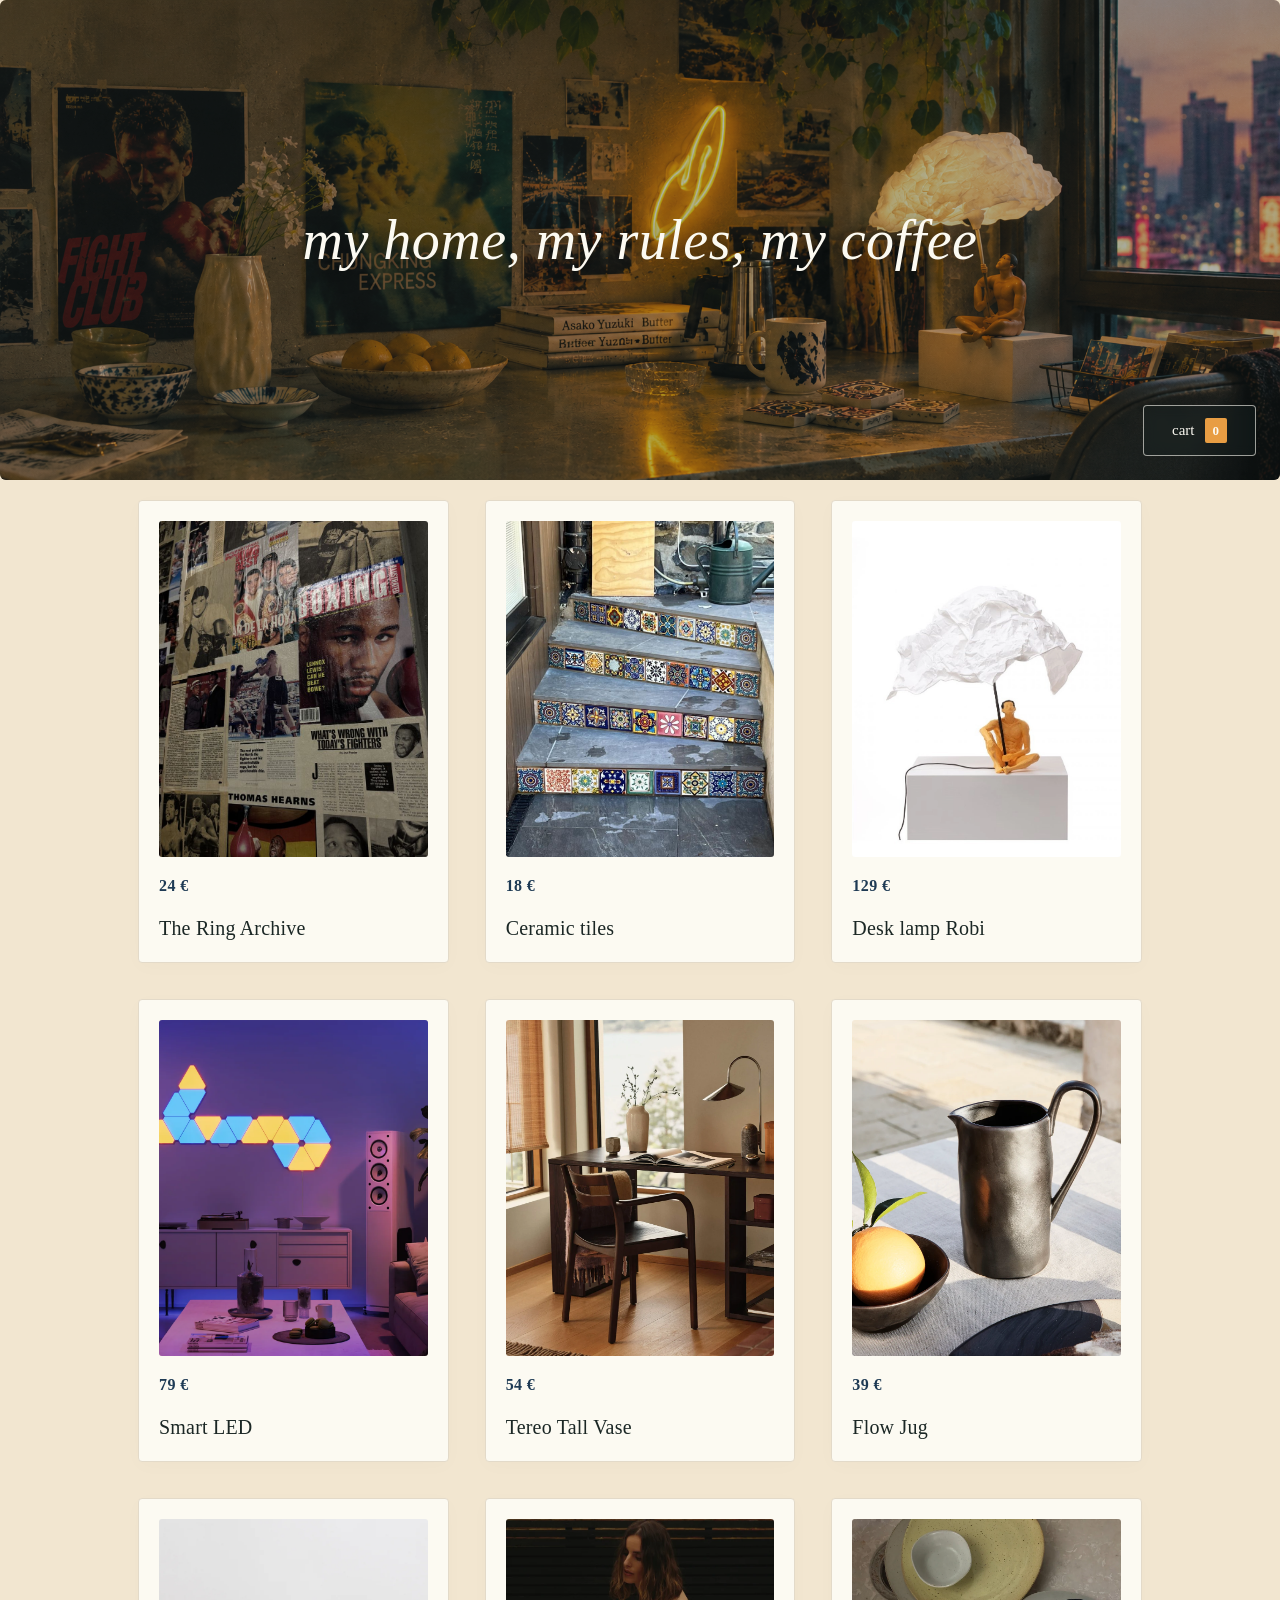
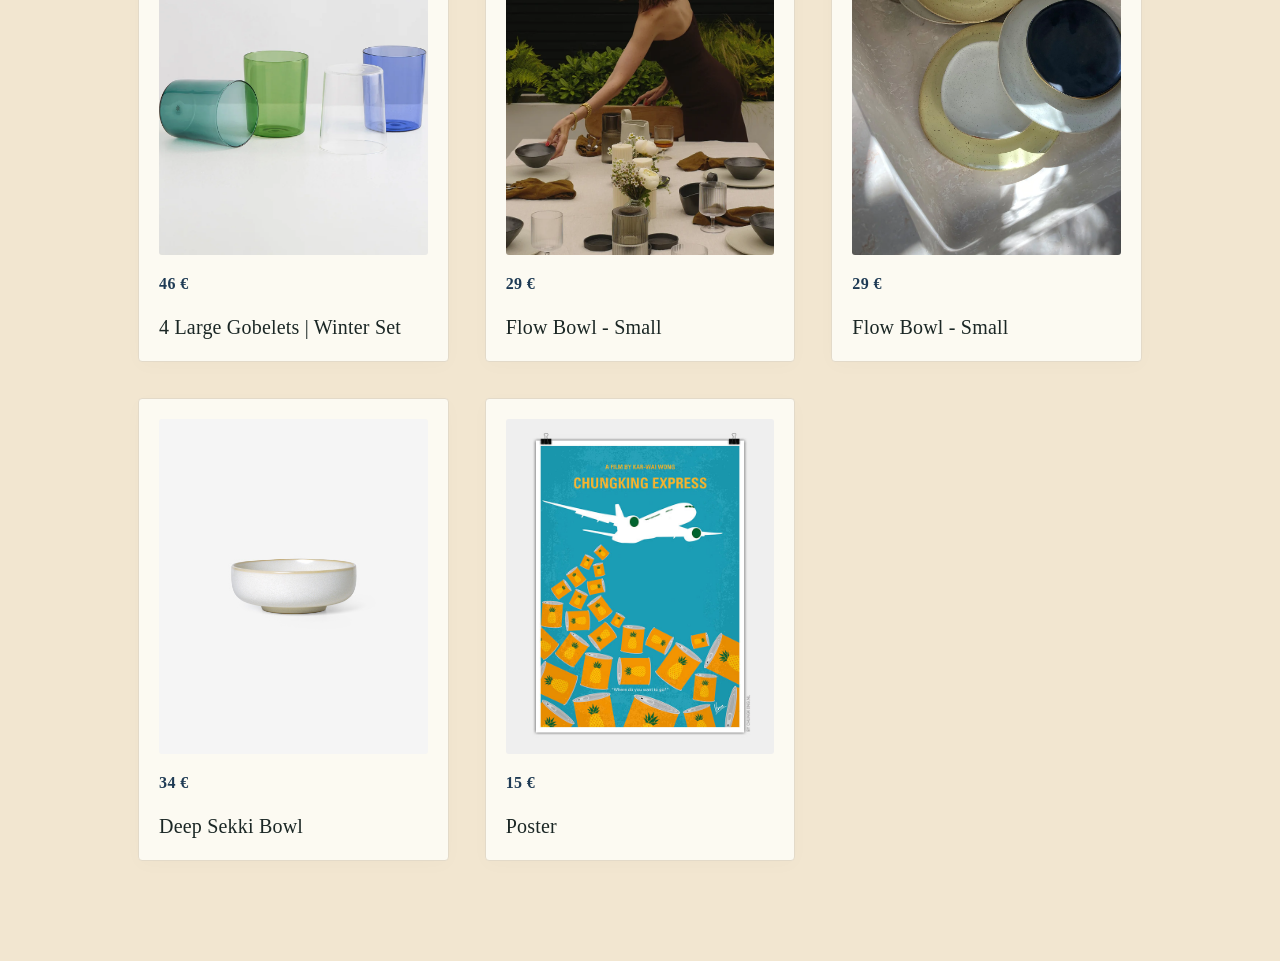
<file: index.html>
<!DOCTYPE html>
<html lang="en">

<head>
    <meta charset="UTF-8">
    <meta name="viewport" content="width=device-width, initial-scale=1.0">
    <title>my home, my rules, my coffee</title>
    <link rel="icon" href="images/favicon.ico" type="image/png">
    <link rel="stylesheet" href="css/style.css">
</head>

<body>
    <header class="hero">
        <button class="header_CartButton" type="button" id="openCartButton">
            cart <span class="header_CartCount" id="CartCount">0</span>
        </button>
        <h1 class="HeroTitle">my home, my rules, my coffee</h1>
    </header>
    <main class="catalog">
        <article class="card" DataID="1" DataTitle="The Ring Archive" DataPrice="24">
            <img class="CardImage" src="images/the_ring_archive.jpg" alt="The Ring Archive">
            <p class="CardPrice">24 €</p>
            <h3>The Ring Archive</h3>
            <dialog id="1">
                <img class="DialogImage" src="images/the_ring_archive.jpg" alt="The Ring Archive">
                <h3>The Ring Archive</h3>
                <div class="DialogPrice">24 €</div>
                <p>A set of 12 large‑format matte sheets with newspaper‑style graphics.</p>
                <button class="DialogAdd" type="button">add to cart</button>
            </dialog>
        </article>
        <article class="card" DataID="2" DataTitle="Ceramic tiles" DataPrice="18">
            <img class="CardImage" src="images/ceramic_tiles.jpg" alt="Ceramic tiles">
            <p class="CardPrice">18 €</p>
            <h3>Ceramic tiles</h3>
            <dialog id="2">
                <img class="DialogImage" src="images/ceramic_tiles.jpg" alt="Ceramic tiles">
                <h3>Ceramic tiles</h3>
                <div class="DialogPrice">18 €</div>
                <p>Ceramic tiles with traditional ethnic patterns in terracotta, azure, and coffee shades.</p>
                <button class="DialogAdd" type="button">add to cart</button>
            </dialog>
        </article>
        <article class="card" DataID="3" DataTitle="Desk lamp Robi" DataPrice="129">
            <img class="CardImage" src="images/desk_lamp_Robi.webp" alt="Desk lamp Robi">
            <p class="CardPrice">129 €</p>
            <h3>Desk lamp Robi</h3>
            <dialog id="3">
                <img class="DialogImage" src="images/desk_lamp_Robi.webp" alt="Desk lamp Robi">
                <h3>Desk lamp Robi</h3>
                <div class="DialogPrice">129 €</div>
                <!-- https://seletti.ru/product/nastolnaya-lampa-robi-09020 -->
                <p>Personal reflections, doubts, and hesitations inherent in human nature become tangible and real. The
                    light from the lamp creates a bright aura around the body’s outline, so perfect that it seems alive.
                </p>
                <button class="DialogAdd" type="button">add to cart</button>
            </dialog>
        </article>
        <article class="card" DataID="4" DataTitle="Smart LED" DataPrice="79">
            <img class="CardImage" src="images/smart_LED.webp" alt="Smart LED">
            <p class="CardPrice">79 €</p>
            <h3>Smart LED</h3>
            <dialog id="4">
                <img class="DialogImage" src="images/smart_LED.webp" alt="Smart LED">
                <h3>Smart LED</h3>
                <div class="DialogPrice">79 €</div>
                <!-- https://store.yeelight.com/blogs/everything-about-lights/android-central-yeelight-now-makes-nanoleaf-style-led-light-panels-and-theyre-just-99 -->
                <p>Transform your space into a living cinematic scene with these modular Smart LED Light Panels.
                    Designed for complete creative control, these interlocking panels easily affix to your wall in any
                    custom configuration.</p>
                <button class="DialogAdd" type="button">add to cart</button>
            </dialog>
        </article>
        <article class="card" DataID="5" DataTitle="Tereo Tall Vase" DataPrice="54">
            <img class="CardImage" src="images/tereo_tall_vase_2.webp" alt="Tereo Tall Vase">
            <p class="CardPrice">54 €</p>
            <h3>Tereo Tall Vase</h3>
            <dialog id="5">
                <img class="DialogImage" src="images/tereo_tall_vase_2.webp" alt="Tereo Tall Vase">
                <h3>Tereo Tall Vase</h3>
                <div class="DialogPrice">54 €</div>
                <!-- https://fermliving.com/products/tereo-tall-vase-h27-off-white-speckle -->
                <p>The Tereo Vase is made from ceramic with hand-shaped openings edged with a texture that recalls torn
                    paper. Drawn from the principles of Ikebana, it is designed to hold individual stems in deliberate
                    compositions.</p>
                <button class="DialogAdd" type="button">add to cart</button>
            </dialog>
        </article>
        <article class="card" DataID="6" DataTitle="Flow Jug" DataPrice="39">
            <img class="CardImage" src="images/flow_jug.webp" alt="Flow Jug">
            <p class="CardPrice">39 €</p>
            <h3>Flow Jug</h3>
            <dialog id="6">
                <img class="DialogImage" src="images/flow_jug.webp" alt="Flow Jug">
                <h3>Flow Jug</h3>
                <div class="DialogPrice">39 €</div>
                <!-- https://fermliving.com/products/flow-jug-black -->
                <p>Flow is a series of perfectly imperfect tableware made to modern sensibilities using traditional
                    craftsmanship techniques. All the items are detailed with a semi-matte glaze for a unique
                    expression.</p>
                <button class="DialogAdd" type="button">add to cart</button>
            </dialog>
        </article>
        <article class="card" DataID="7" DataTitle="4 Large Gobelets" DataPrice="46">
            <img class="CardImage" src="images/4_Large_Gobelets_Winter_Set.webp" alt="4 Large Gobelets | Winter Set">
            <p class="CardPrice">46 €</p>
            <h3>4 Large Gobelets | Winter Set</h3>
            <dialog id="7">
                <img class="DialogImage" src="images/4_Large_Gobelets_Winter_Set.webp"
                    alt="4 Large Gobelets | Winter Set">
                <h3>4 Large Gobelets | Winter Set</h3>
                <div class="DialogPrice">46 €</div>
                <!-- https://www.maisonbalzac.com/products/4-gobelets -->
                <p>These four drinking tumblers are each hand crafted from a mix of teal, azure, green and clear
                    borosilicate glass. A timeless design for everyday and special occasions.</p>
                <button class="DialogAdd" type="button">add to cart</button>
            </dialog>
        </article>
        <article class="card" DataID="8" DataTitle="Flow Black Bowl - Small" DataPrice="29">
            <img class="CardImage" src="images/flow_black_bowl_small_2.webp" alt="Flow Black Bowl - Small">
            <p class="CardPrice">29 €</p>
            <h3>Flow Bowl - Small</h3>
            <dialog id="8">
                <img class="DialogImage" src="images/flow_black_bowl_small_2.webp" alt="Flow Black Bowl - Small">
                <h3>Flow Bowl - Small</h3> <!--Black-->
                <div class="DialogPrice">29 €</div>
                <!-- https://fermliving.com/products/flow-bowl-black-small -->
                <p>Flow is a series of perfectly imperfect tableware made to modern sensibilities using traditional
                    craftsmanship techniques. All the items are detailed with a semi-matte glaze for a unique
                    expression.</p>
                <button class="DialogAdd" type="button">add to cart</button>
            </dialog>
        </article>
        <article class="card" DataID="9" DataTitle="Flow White Bowl - Small" DataPrice="29">
            <img class="CardImage" src="images/flow_white_bowl_small_2.webp" alt="Flow White Bowl - Small">
            <p class="CardPrice">29 €</p>
            <h3>Flow Bowl - Small</h3>
            <dialog id="9">
                <img class="DialogImage" src="images/flow_white_bowl_small_2.webp" alt="Flow White Bowl - Small">
                <h3>Flow Bowl - Small</h3> <!--White-->
                <div class="DialogPrice">29 €</div>
                <!-- https://fermliving.com/products/flow-bowl-off-white-speckle-small -->
                <p>Flow is a series of perfectly imperfect tableware made to modern sensibilities using traditional
                    craftsmanship techniques. All the items are glazed to achieve a unique expression.</p>
                <button class="DialogAdd" type="button">add to cart</button>
            </dialog>
        </article>
        <article class="card" DataID="10" DataTitle="Deep Sekki Bowl" DataPrice="34">
            <img class="CardImage" src="images/deep_sekki_bowl.jpg" alt="Deep Sekki Bowl">
            <p class="CardPrice">34 €</p>
            <h3>Deep Sekki Bowl</h3>
            <dialog id="10">
                <img class="DialogImage" src="images/deep_sekki_bowl.jpg" alt="Deep Sekki Bowl">
                <h3>Deep Sekki Bowl</h3>
                <div class="DialogPrice">34 €</div>
                <!-- https://lab-des.com/catalog/chashi-i-miski/tarelka-glubokaya-sekki-bowl/ -->
                <p>The deep Ferm Living Sekki Bowl reinterprets the design of traditional Japanese ceramic tableware.
                    The simple, rounded shape of the bowl makes it a versatile item suitable for both everyday and
                    festive table settings.</p>
                <button class="DialogAdd" type="button">add to cart</button>
            </dialog>
        </article>
        <article class="card" DataID="11" DataTitle="Poster" DataPrice="15">
            <img class="CardImage" src="images/poster.jpg" alt="Poster">
            <p class="CardPrice">15 €</p>
            <h3>Poster</h3>
            <dialog id="11">
                <img class="DialogImage" src="images/poster.jpg" alt="Poster">
                <h3>Poster</h3>
                <div class="DialogPrice">15 €</div>
                <!-- https://www.chungkong.nl/no835-chungking-express-minimal-movie-poster/ -->
                <p>Two melancholy Hong Kong policemen fall in love: one with a mysterious female underworld figure, the
                    other with a beautiful and ethereal server at a late-night restaurant he frequents.</p>
                <button class="DialogAdd" type="button">add to cart</button>
            </dialog>
        </article>
    </main>
    <dialog class="cart" id="CartDialog">
        <h2 class="CartTitle">cart</h2>
        <ul class="CartList" id="CartList"></ul>
        <p class="CartTotal">total: <strong id="CartTotal">0</strong> €</p>
        <div class="CartActions">
            <button type="button" class="button button--primary" id="checkoutButton">make an order</button>
            <button type="button" class="button" id="closeCartButton">close</button>
        </div>
    </dialog>
    <dialog class="order" id="OrderDialog">
        <form class="OrderForm" id="OrderForm" novalidate>
            <label class="OrderField">
                <span>name</span>
                <input type="text" name="firstName" required>
            </label>
            <label class="OrderField">
                <span>surname</span>
                <input type="text" name="lastName" required>
            </label>
            <label class="OrderField">
                <span>delivery address</span>
                <input type="text" name="address" required>
            </label>
            <label class="OrderField">
                <span>contact phone</span>
                <input type="tel" name="phone" required>
            </label>
            <div class="OrderActions">
                <button type="submit" class="button button--primary">make an order</button>
                <button type="button" class="button" id="cancelOrderButton">cancel</button>
            </div>
        </form>
    </dialog>
    <dialog class="message-dialog" id="MessageDialog">
        <h3 class="MessageTitle" id="MessageText">Текст сообщения</h3>
        <div class="OrderActions" style="justify-content: center; margin-top: 10px;">
            <button type="button" class="button button--primary" id="closeMessageBtn">ok</button>
        </div>
    </dialog>
    <script src="script.js"></script>
</body>

</html>
</file>
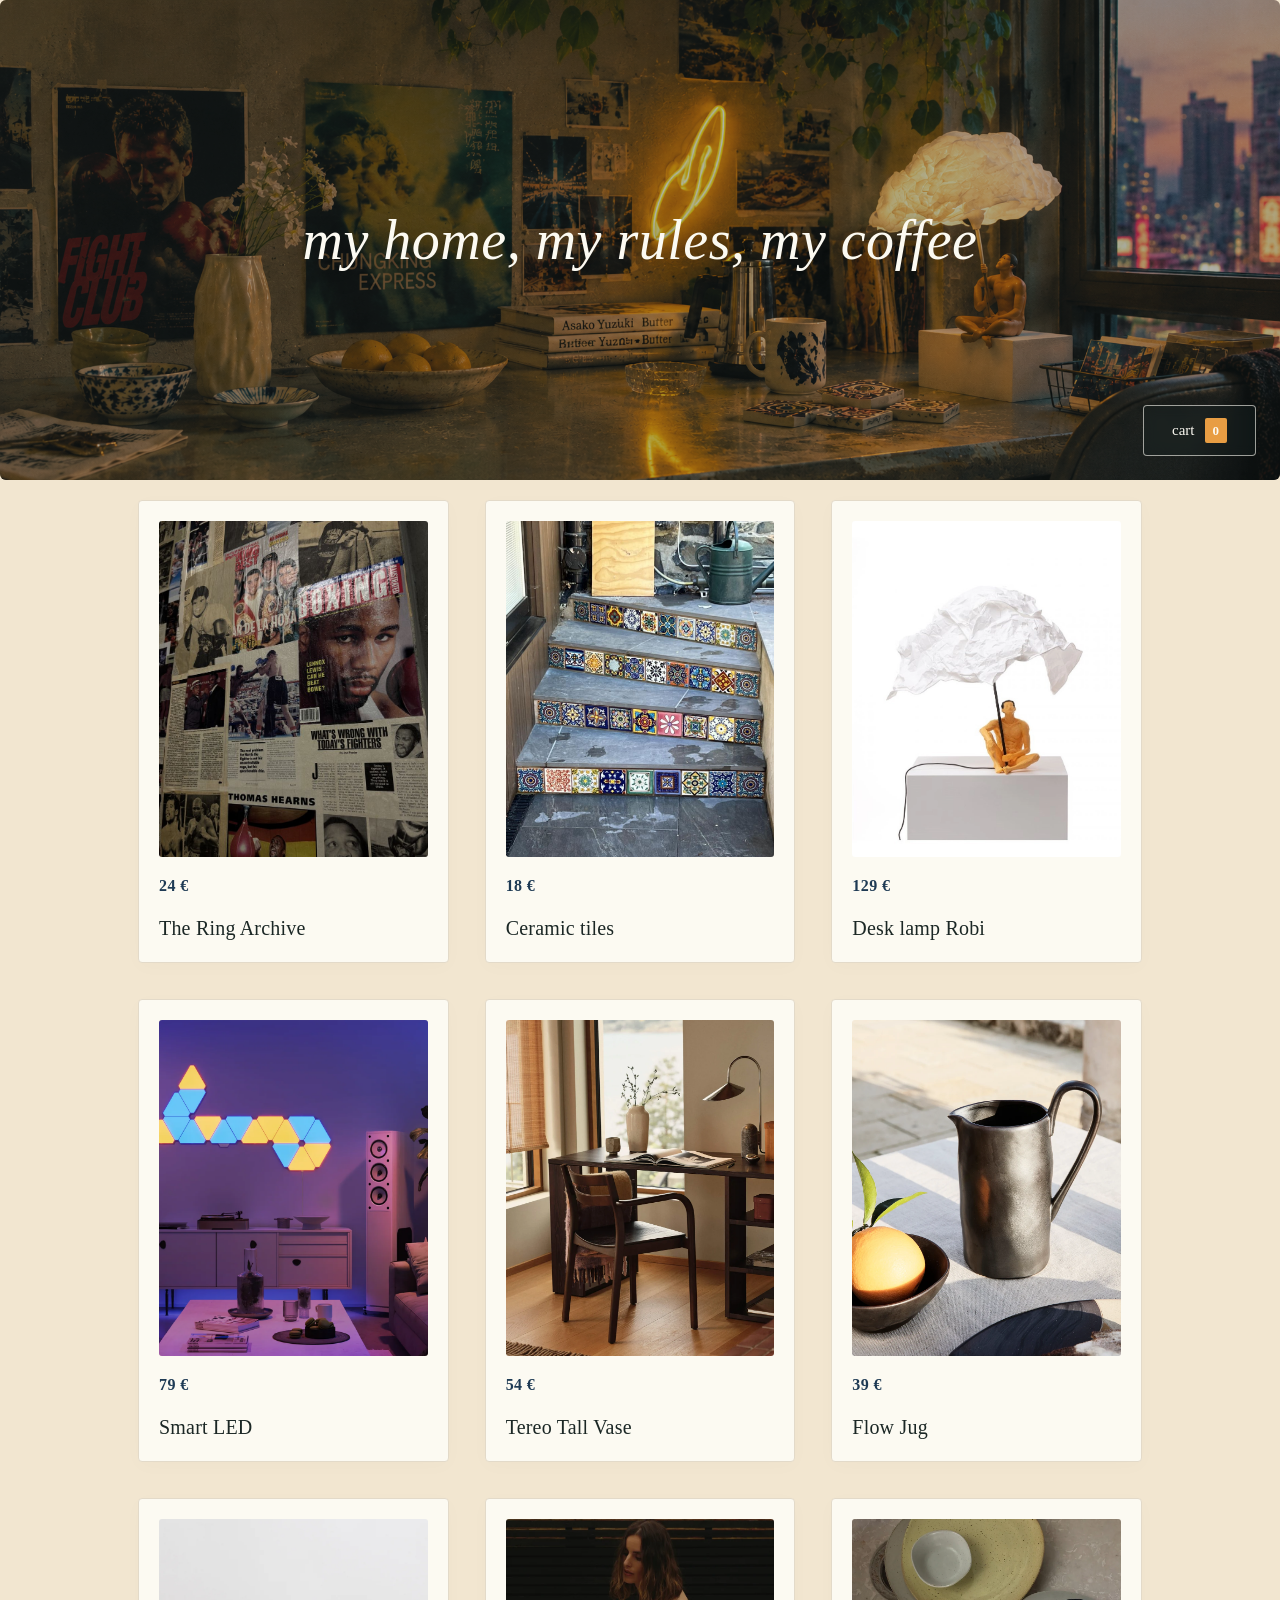
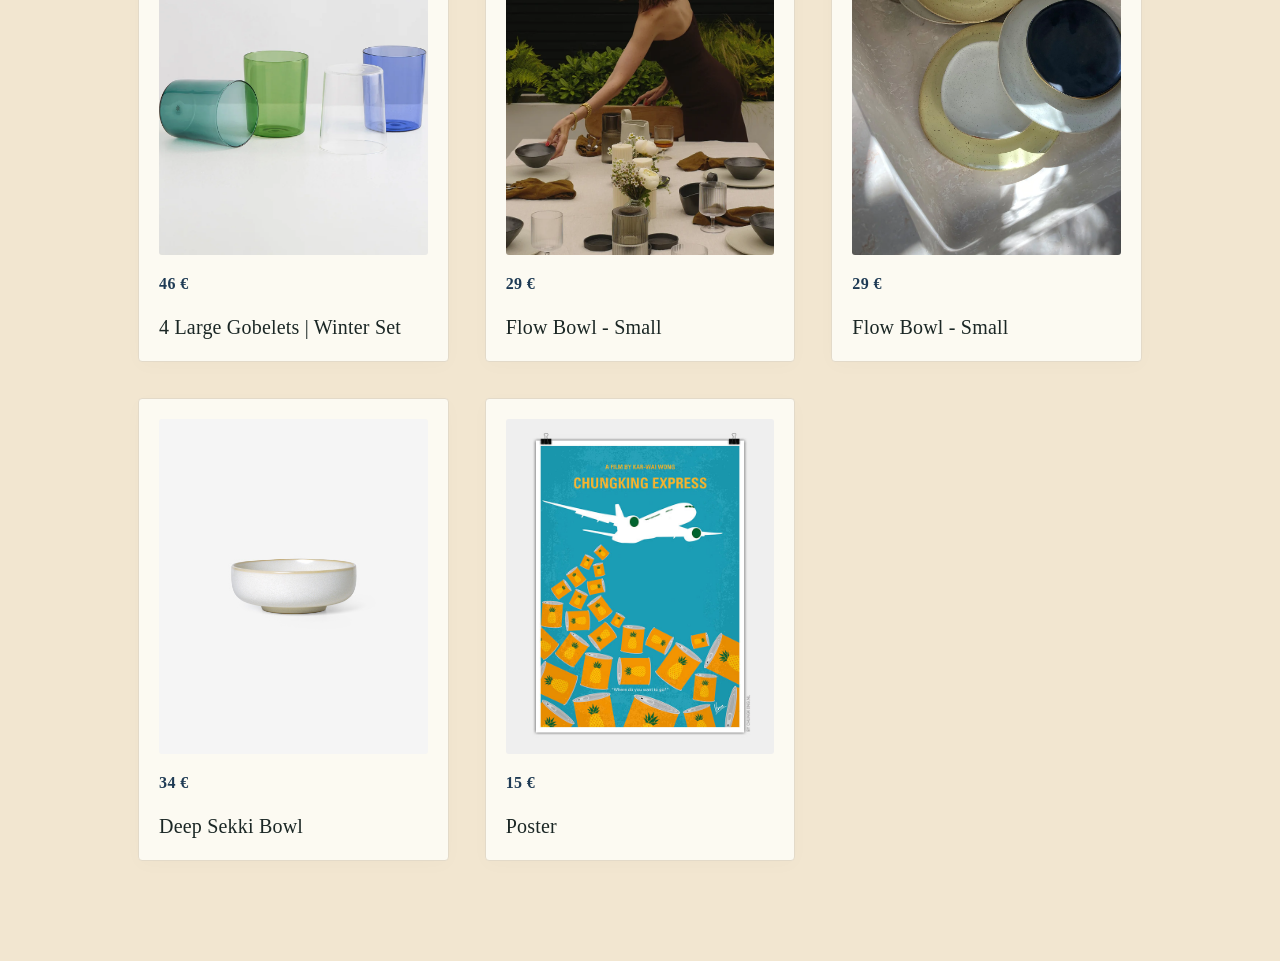
<file: web.html>
<!DOCTYPE html>
<html lang="en">
<head>
    <meta charset="UTF-8">
    <meta name="viewport" content="width=device-width, initial-scale=1.0">
    <title>my home, my rules, my coffee</title>
    <link rel="stylesheet" href="css/style.css">
</head>
<body>
    <header class="hero">
        <button class="header_CartButton" type="button" id="openCartButton">
            cart <span class="header_CartCount" id="CartCount">0</span>
        </button>
    <h1 class="HeroTitle">my home, my rules, my coffee</h1>
</header>
    <main class="catalog">
        <article class="card" DataID="1" DataTitle="The Ring Archive" DataPrice="24">
            <img class="CardImage" src="the_ring_archive.jpg" alt="The Ring Archive">
            <p class="CardPrice">24 €</p>
            <h3>The Ring Archive</h3>
            <dialog id="1">
                <img class="DialogImage" src="the_ring_archive.jpg" alt="The Ring Archive">
                <h3>The Ring Archive</h3>
                <div class="DialogPrice">24 €</div>
                <p>A set of 12 large‑format matte sheets with newspaper‑style graphics.</p>
                <button class="DialogAdd" type="button">add to cart</button>
            </dialog>
        </article>
        <article class="card" DataID="2" DataTitle="Ceramic tiles" DataPrice="18">
            <img class="CardImage" src="ceramic_tiles.jpg" alt="Ceramic tiles">
            <p class="CardPrice">18 €</p>
            <h3>Ceramic tiles</h3>
            <dialog id="2">
                <img class="DialogImage" src="ceramic_tiles.jpg" alt="Ceramic tiles">
                <h3>Ceramic tiles</h3>
                <div class="DialogPrice">18 €</div>
                <p>Ceramic tiles with traditional ethnic patterns in terracotta, azure, and coffee shades.</p>
                <button class="DialogAdd" type="button">add to cart</button>
            </dialog>
        </article>
        <article class="card" DataID="3" DataTitle="Desk lamp Robi" DataPrice="129">
            <img class="CardImage" src="desk_lamp_Robi.webp" alt="Desk lamp Robi">
            <p class="CardPrice">129 €</p>
            <h3>Desk lamp Robi</h3>
            <dialog id="3">
                <img class="DialogImage" src="desk_lamp_Robi.webp" alt="Desk lamp Robi">
                <h3>Desk lamp Robi</h3>
                <div class="DialogPrice">129 €</div>
                <!-- https://seletti.ru/product/nastolnaya-lampa-robi-09020 -->
                <p>Personal reflections, doubts, and hesitations inherent in human nature become tangible and real. The light from the lamp creates a bright aura around the body’s outline, so perfect that it seems alive.</p>
                <button class="DialogAdd" type="button">add to cart</button>
            </dialog>
        </article>
        <article class="card" DataID="4" DataTitle="Smart LED" DataPrice="79">
            <img class="CardImage" src="smart_LED.webp" alt="Smart LED">
            <p class="CardPrice">79 €</p>
            <h3>Smart LED</h3>
            <dialog id="4">
                <img class="DialogImage" src="smart_LED.webp" alt="Smart LED">
                <h3>Smart LED</h3>
                <div class="DialogPrice">79 €</div>
                <!-- https://store.yeelight.com/blogs/everything-about-lights/android-central-yeelight-now-makes-nanoleaf-style-led-light-panels-and-theyre-just-99 -->
                <p>Transform your space into a living cinematic scene with these modular Smart LED Light Panels. Designed for complete creative control, these interlocking panels easily affix to your wall in any custom configuration.</p>
                <button class="DialogAdd" type="button">add to cart</button>
            </dialog>
        </article>
        <article class="card" DataID="5" DataTitle="Tereo Tall Vase" DataPrice="54">
            <img class="CardImage" src="tereo_tall_vase_2.webp" alt="Tereo Tall Vase">
            <p class="CardPrice">54 €</p>
            <h3>Tereo Tall Vase</h3>
            <dialog id="5">
                <img class="DialogImage" src="tereo_tall_vase_2.webp" alt="Tereo Tall Vase">
                <h3>Tereo Tall Vase</h3>
                <div class="DialogPrice">54 €</div>
                <!-- https://fermliving.com/products/tereo-tall-vase-h27-off-white-speckle -->
                <p>The Tereo Vase is made from ceramic with hand-shaped openings edged with a texture that recalls torn paper. Drawn from the principles of Ikebana, it is designed to hold individual stems in deliberate compositions.</p>
                <button class="DialogAdd" type="button">add to cart</button>
            </dialog>
        </article>
        <article class="card" DataID="6" DataTitle="Flow Jug" DataPrice="39">
            <img class="CardImage" src="flow_jug.webp" alt="Flow Jug">
            <p class="CardPrice">39 €</p>
            <h3>Flow Jug</h3>
            <dialog id="6">
                <img class="DialogImage" src="flow_jug.webp" alt="Flow Jug">
                <h3>Flow Jug</h3>
                <div class="DialogPrice">39 €</div>
                <!-- https://fermliving.com/products/flow-jug-black -->
                <p>Flow is a series of perfectly imperfect tableware made to modern sensibilities using traditional craftsmanship techniques. All the items are detailed with a semi-matte glaze for a unique expression.</p>
                <button class="DialogAdd" type="button">add to cart</button>
            </dialog>
        </article>
        <article class="card" DataID="7" DataTitle="4 Large Gobelets" DataPrice="46">
            <img class="CardImage" src="4_Large_Gobelets_Winter_Set.webp" alt="4 Large Gobelets | Winter Set">
            <p class="CardPrice">46 €</p>
            <h3>4 Large Gobelets | Winter Set</h3>
            <dialog id="7">
                <img class="DialogImage" src="4_Large_Gobelets_Winter_Set.webp" alt="4 Large Gobelets | Winter Set">
                <h3>4 Large Gobelets | Winter Set</h3>
                <div class="DialogPrice">46 €</div>
                <!-- https://www.maisonbalzac.com/products/4-gobelets -->
                <p>These four drinking tumblers are each hand crafted from a mix of teal, azure, green and clear borosilicate glass. A timeless design for everyday and special occasions.</p>
                <button class="DialogAdd" type="button">add to cart</button>
            </dialog>
        </article>
        <article class="card" DataID="8" DataTitle="Flow Black Bowl - Small" DataPrice="29">
            <img class="CardImage" src="flow_black_bowl_small_2.webp" alt="Flow Black Bowl - Small">
            <p class="CardPrice">29 €</p>
            <h3>Flow Bowl - Small</h3>
            <dialog id="8">
                <img class="DialogImage" src="flow_black_bowl_small_2.webp" alt="Flow Black Bowl - Small">
                <h3>Flow Bowl - Small</h3> <!--Black-->
                <div class="DialogPrice">29 €</div>
                <!-- https://fermliving.com/products/flow-bowl-black-small -->
                <p>Flow is a series of perfectly imperfect tableware made to modern sensibilities using traditional craftsmanship techniques. All the items are detailed with a semi-matte glaze for a unique expression.</p>
                <button class="DialogAdd" type="button">add to cart</button>
            </dialog>
        </article>
        <article class="card" DataID="9" DataTitle="Flow White Bowl - Small" DataPrice="29">
            <img class="CardImage" src="flow_white_bowl_small_2.webp" alt="Flow White Bowl - Small">
            <p class="CardPrice">29 €</p>
            <h3>Flow Bowl - Small</h3>
            <dialog id="9">
                <img class="DialogImage" src="flow_white_bowl_small_2.webp" alt="Flow White Bowl - Small">
                <h3>Flow Bowl - Small</h3> <!--White-->
                <div class="DialogPrice">29 €</div>
                <!-- https://fermliving.com/products/flow-bowl-off-white-speckle-small -->
                <p>Flow is a series of perfectly imperfect tableware made to modern sensibilities using traditional craftsmanship techniques. All the items are glazed to achieve a unique expression.</p>
                <button class="DialogAdd" type="button">add to cart</button>
            </dialog>
        </article>
        <article class="card" DataID="10" DataTitle="Deep Sekki Bowl" DataPrice="34">
            <img class="CardImage" src="deep_sekki_bowl.jpg" alt="Deep Sekki Bowl">
            <p class="CardPrice">34 €</p>
            <h3>Deep Sekki Bowl</h3>
            <dialog id="10">
                <img class="DialogImage" src="deep_sekki_bowl.jpg" alt="Deep Sekki Bowl">
                <h3>Deep Sekki Bowl</h3>
                <div class="DialogPrice">34 €</div>
                <!-- https://lab-des.com/catalog/chashi-i-miski/tarelka-glubokaya-sekki-bowl/ -->
                <p>The deep Ferm Living Sekki Bowl reinterprets the design of traditional Japanese ceramic tableware. The simple, rounded shape of the bowl makes it a versatile item suitable for both everyday and festive table settings.</p>
                <button class="DialogAdd" type="button">add to cart</button>
            </dialog>
        </article>
        <article class="card" DataID="11" DataTitle="Poster" DataPrice="15">
            <img class="CardImage" src="poster.jpg" alt="Poster">
            <p class="CardPrice">15 €</p>
            <h3>Poster</h3>
            <dialog id="11">
                <img class="DialogImage" src="poster.jpg" alt="Poster">
                <h3>Poster</h3>
                <div class="DialogPrice">15 €</div>
                <!-- https://www.chungkong.nl/no835-chungking-express-minimal-movie-poster/ -->
                <p>Two melancholy Hong Kong policemen fall in love: one with a mysterious female underworld figure, the other with a beautiful and ethereal server at a late-night restaurant he frequents.</p>
                <button class="DialogAdd" type="button">add to cart</button>
            </dialog>
        </article>
    </main>
    <dialog class="cart" id="CartDialog">
        <h2 class="CartTitle">cart</h2>
        <ul class="CartList" id="CartList"></ul>
        <p class="CartTotal">total: <strong id="CartTotal">0</strong> €</p>
        <div class="CartActions">
            <button type="button" class="button button--primary" id="checkoutButton">make an order</button>
            <button type="button" class="button" id="closeCartButton">close</button>
        </div>
    </dialog>
    <dialog class="order" id="OrderDialog">
        <form class="OrderForm" id="OrderForm" novalidate>
            <label class="OrderField">
                <span>name</span>
                <input type="text" name="firstName" required>
            </label>
            <label class="OrderField">
                <span>surname</span>
                <input type="text" name="lastName" required>
            </label>
            <label class="OrderField">
                <span>delivery address</span>
                <input type="text" name="address" required>
            </label>
            <label class="OrderField">
                <span>contact phone</span>
                <input type="tel" name="phone" required>
            </label>
            <div class="OrderActions">
                <button type="submit" class="button button--primary">make an order</button>
                <button type="button" class="button" id="cancelOrderButton">cancel</button>
            </div>
        </form>
    </dialog>
    <script src="script.js"></script>
</body>
</html>
</file>
<file: css/style.css>
:root {
    --bg: #f2e6d0;
    --card: #fcfaf2;
    --ink: #1b2725;
    --muted: #55756c;
    --accent: #e89d43;
    --accent-2: #1e3a54;
    --danger: #bd3a3a;
    --line: #e3dac9;
}

* {
    box-sizing: border-box;
}

body {
    margin: 0;
    padding: 0;
    font-family: "Garamond", Georgia, serif;
    font-size: 17px;
    line-height: 1.65;
    background: var(--bg);
    color: var(--ink);
    -webkit-font-smoothing: antialiased;
    letter-spacing: 0.2px;
}

.hero {
    position: relative;
    min-height: 480px;
    display: flex;
    align-items: center;
    justify-content: center;
    padding: 40px 48px;
    background-image: url("cover.png");
    background-size: cover;
    background-position: center;
    background-repeat: no-repeat;
    border-radius: 6px;
    overflow: hidden;
}

.hero::before {
    content: "";
    position: absolute;
    inset: 0;
    background: rgba(27, 39, 37, 0.35);
    z-index: 1;
}

.HeroTitle {
    position: relative;
    z-index: 2;
    margin: 0;
    font-size: clamp(28px, 5vw, 56px);
    font-weight: 400;
    font-style: italic;
    color: var(--card);
    text-align: center;
    text-shadow: 0 4px 20px rgba(0, 0, 0, 0.35);
    letter-spacing: 0.5px;
}

.header_CartButton {
    position: absolute;
    bottom: 24px;
    right: 24px;
    z-index: 2;

    display: inline-flex;
    align-items: center;
    gap: 10px;
    padding: 12px 28px;
    border: 1px solid rgba(252, 250, 242, 0.6);
    border-radius: 4px;
    background: rgba(27, 39, 37, 0.35);
    backdrop-filter: blur(6px);
    color: var(--card);
    font: inherit;
    font-size: 15px;
    cursor: pointer;
    transition: all .3s ease;
}

.header_CartButton:hover {
    background: var(--accent);
    border-color: var(--accent);
    color: var(--card);
}

.header_CartCount {
    display: inline-block;
    padding: 2px 8px;
    border-radius: 2px;
    background: var(--accent);
    color: var(--card);
    font-weight: bold;
    font-size: 13px;
}

.header_CartButton:hover .header_CartCount {
    background: var(--card);
    color: var(--accent);
}


.catalog {
    display: grid;
    grid-template-columns: repeat(auto-fill, minmax(280px, 1fr));
    gap: 36px;
    max-width: 1100px;
    margin: 0 auto;
    padding: 20px 48px 100px;
}


.card {
    display: flex;
    flex-direction: column;
    gap: 16px;
    padding: 20px;
    background: var(--card);
    border: 1px solid var(--line);
    border-radius: 4px;
    cursor: pointer;
    transition: all .4s cubic-bezier(0.16, 1, 0.3, 1);
    position: relative;
    box-shadow: 0 4px 20px rgba(27, 39, 37, 0.02);
}

.card:hover {
    border-color: var(--muted);
    box-shadow: 0 20px 40px rgba(85, 117, 108, 0.2);
}

.card h3 {
    margin: 0;
    font-size: 20px;
    font-weight: 400;
    color: var(--ink);
    line-height: 1.35;
}


.CardImage {
    display: block;
    width: 100%;
    aspect-ratio: 4 / 5;
    object-fit: cover;
    border-radius: 3px;
    background: var(--line);
}


.CardPrice {
    margin: 0;
    font-size: 16px;
    font-weight: bold;
    color: var(--accent-2);
    letter-spacing: 0.4px;
}


.CartTitle {
    margin: 0 0 20px;
    font-size: 24px;
    font-weight: 400;
    color: var(--accent-2);
}

.CartList {
    list-style: none;
    margin: 0 0 16px;
    padding: 0;
    max-height: 50vh;
    overflow-y: auto;
}

.CartItem {
    display: grid;
    grid-template-columns: 1fr auto auto;
    align-items: center;
    gap: 12px;
    padding: 12px 0;
    border-bottom: 1px solid var(--line);
}

.CartItemTitle {
    font-size: 15px;
}

.CartItemControls {
    display: flex;
    align-items: center;
    gap: 6px;
}

.CartItemControls button {
    width: 28px;
    height: 28px;
    border: 1px solid var(--line);
    border-radius: 4px;
    background: transparent;
    color: var(--ink);
    font: inherit;
    cursor: pointer;
    transition: all .2s ease;
}

.CartItemControls button:hover {
    border-color: var(--accent);
    color: var(--accent);
}

.CartItemSum {
    font-weight: bold;
    color: var(--accent-2);
    min-width: 60px;
    text-align: right;
}

.CartEmpty {
    padding: 24px 0;
    text-align: center;
    color: var(--muted);
    font-style: italic;
}

.CartTotal {
    margin: 16px 0 0;
    text-align: right;
    font-size: 17px;
    color: var(--muted);
}

.CartTotal strong {
    color: var(--accent-2);
    font-size: 20px;
}

.CartActions {
    display: flex;
    gap: 12px;
    justify-content: flex-end;
    margin-top: 20px;
}


dialog p {
    margin: 0 0 32px;
    color: var(--ink);
    opacity: 0.8;
    font-size: 16px;
    max-height: 130px;
    overflow-y: auto;
    padding-right: 6px;
}

dialog p::-webkit-scrollbar {
    width: 6px;
}

dialog p::-webkit-scrollbar-thumb {
    background: var(--line);
    border-radius: 3px;
}

dialog p::-webkit-scrollbar-thumb:hover {
    background: var(--muted);
}

dialog {
    width: min(500px, 92vw);
    padding: 40px;
    border: none;
    border-radius: 6px;
    background: var(--card);
    color: var(--ink);
    font-family: inherit;
    box-shadow: 0 30px 80px rgba(27, 39, 37, 0.15);
}

dialog::backdrop {
    background: rgba(242, 230, 208, 0.7);
    backdrop-filter: blur(5px);
}

dialog h3 {
    margin: 0 0 16px;
    font-size: 24px;
    font-weight: 400;
    color: var(--accent-2);
}


.DialogImage {
    display: block;
    width: 100%;
    aspect-ratio: 4 / 3;
    object-fit: cover;
    border-radius: 4px;
    margin-bottom: 20px;
}

.DialogPrice {
    margin: 0 0 16px;
    font-size: 20px;
    font-weight: bold;
    color: var(--accent-2);
    letter-spacing: 0.4px;
}

.DialogAdd {
    margin-top: 8px;
    padding: 12px 28px;
    border: 1px solid var(--accent-2);
    border-radius: 4px;
    background: var(--accent-2);
    color: var(--card);
    font: inherit;
    font-size: 15px;
    cursor: pointer;
    transition: all .25s ease;
}

.DialogAdd:hover {
    background: var(--accent);
    border-color: var(--accent);
    box-shadow: 0 8px 20px rgba(232, 157, 67, 0.25);
}

.button {
    padding: 12px 26px;
    border: 1px solid var(--muted);
    border-radius: 4px;
    background: transparent;
    color: var(--muted);
    font: inherit;
    font-size: 15px;
    cursor: pointer;
    transition: all .25s ease;
}

.button:hover {
    border-color: var(--ink);
    color: var(--ink);
}

.button--primary {
    background: var(--accent-2);
    border-color: var(--accent-2);
    color: var(--card);
}

.button--primary:hover {
    background: var(--danger);
    border-color: var(--danger);
    color: var(--card);
    box-shadow: 0 8px 20px rgba(189, 58, 58, 0.25);
}


.OrderForm {
    display: flex;
    flex-direction: column;
}

.OrderField {
    display: flex;
    flex-direction: column;
    gap: 6px;
    margin-bottom: 18px;
}

.OrderActions {
    display: flex;
    gap: 12px;
    justify-content: flex-end;
    margin-top: 12px;
}

.OrderField span {
    font-family: sans-serif;
    font-size: 11px;
    font-weight: 600;
    letter-spacing: 0.8px;
    text-transform: uppercase;
    color: var(--muted);
}

.OrderField input {
    padding: 12px 16px;
    border: 1px solid var(--line);
    border-radius: 4px;
    background: var(--bg);
    font: inherit;
    color: var(--ink);
    transition: all .25s ease;
}

.OrderField input:focus {
    outline: none;
    border-color: var(--accent);
    background: #fff;
    box-shadow: 0 0 0 3px rgba(232, 157, 67, 0.15);
}


@media (max-width: 600px) {
    .hero {
        min-height: 320px;
        padding: 24px 20px;
        border-radius: 0;
    }

    .header_CartButton {
        bottom: 16px;
        right: 16px;
        padding: 8px 16px;
        font-size: 13px;
    }

    .HeroTitle {
        font-size: 26px;
    }
}

@media (max-width: 900px) {
    .catalog {
        grid-template-columns: repeat(auto-fill, minmax(220px, 1fr));
        gap: 24px;
        padding: 24px 32px 80px;
    }

    .hero {
        min-height: 400px;
    }

    .HeroTitle {
        font-size: 40px;
    }
}

.message-dialog {
    text-align: center;
    width: min(400px, 90vw);
    padding: 30px;
}
</file>
